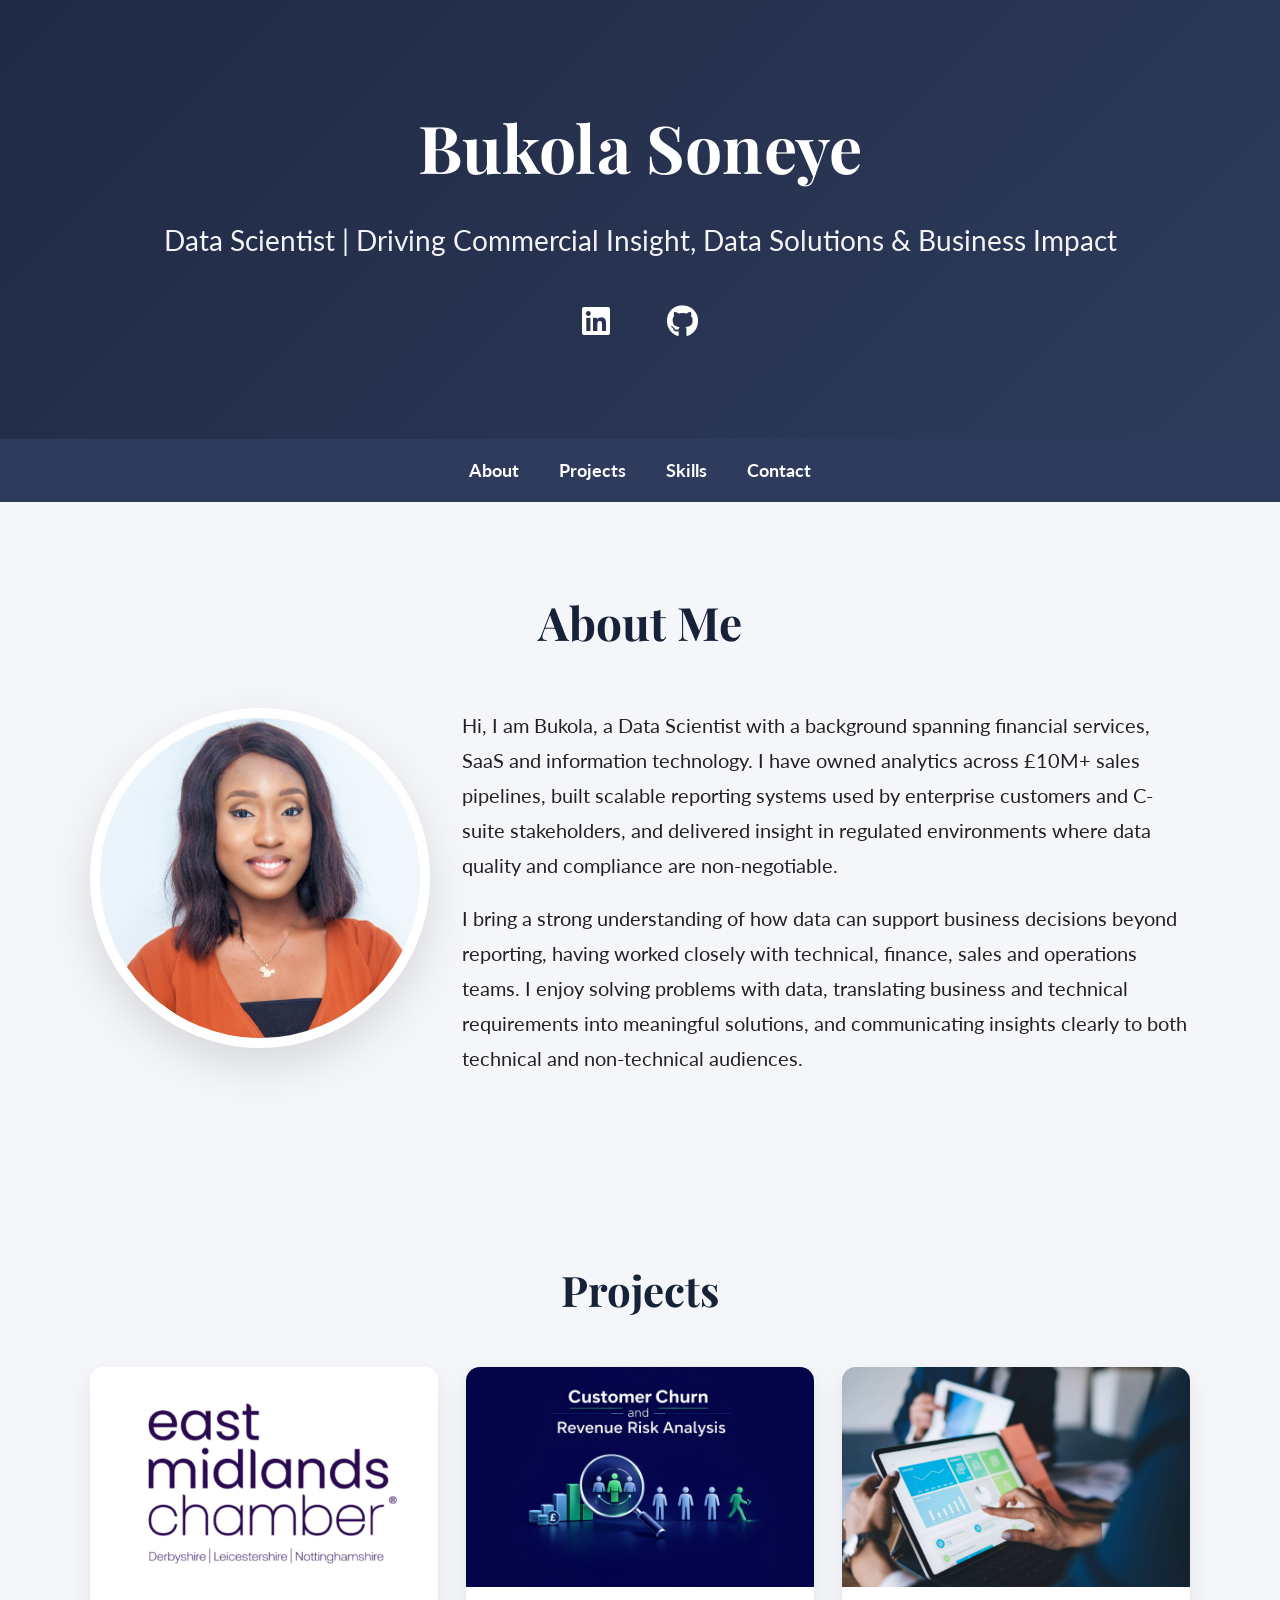
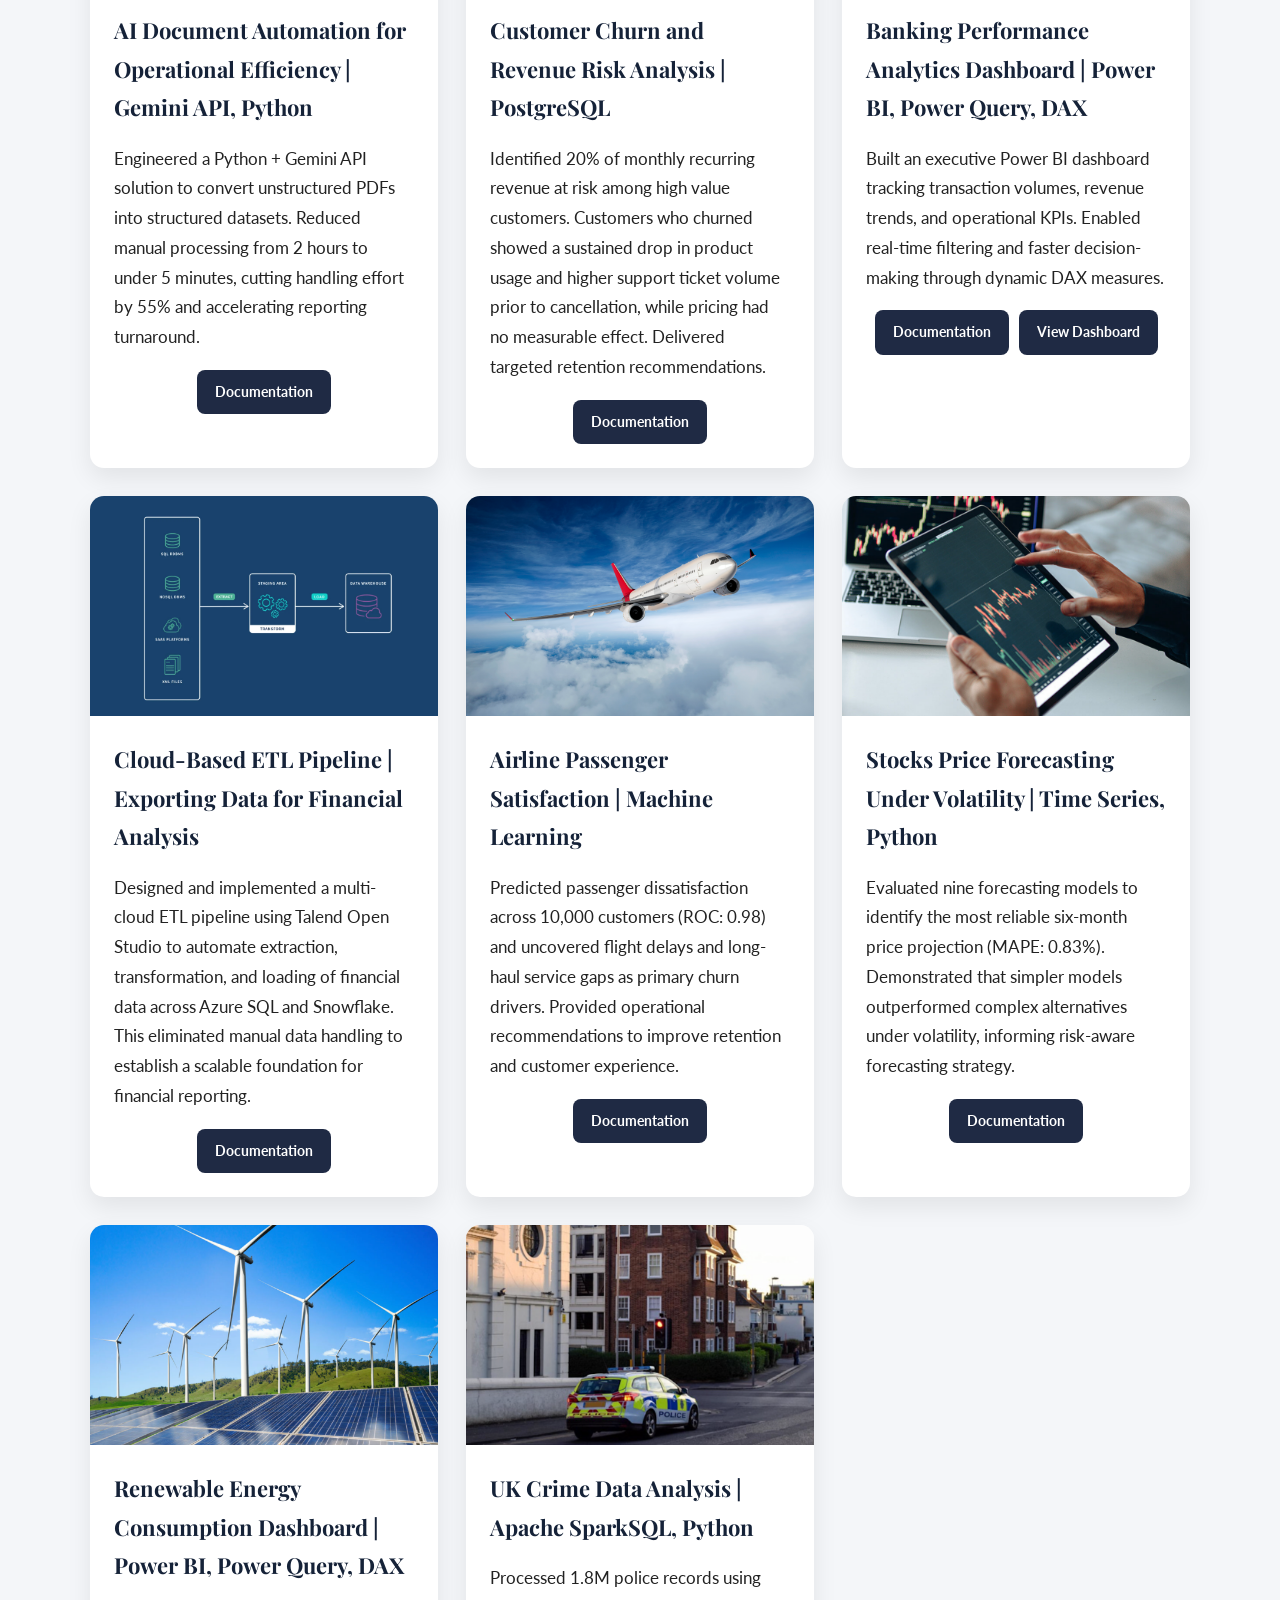
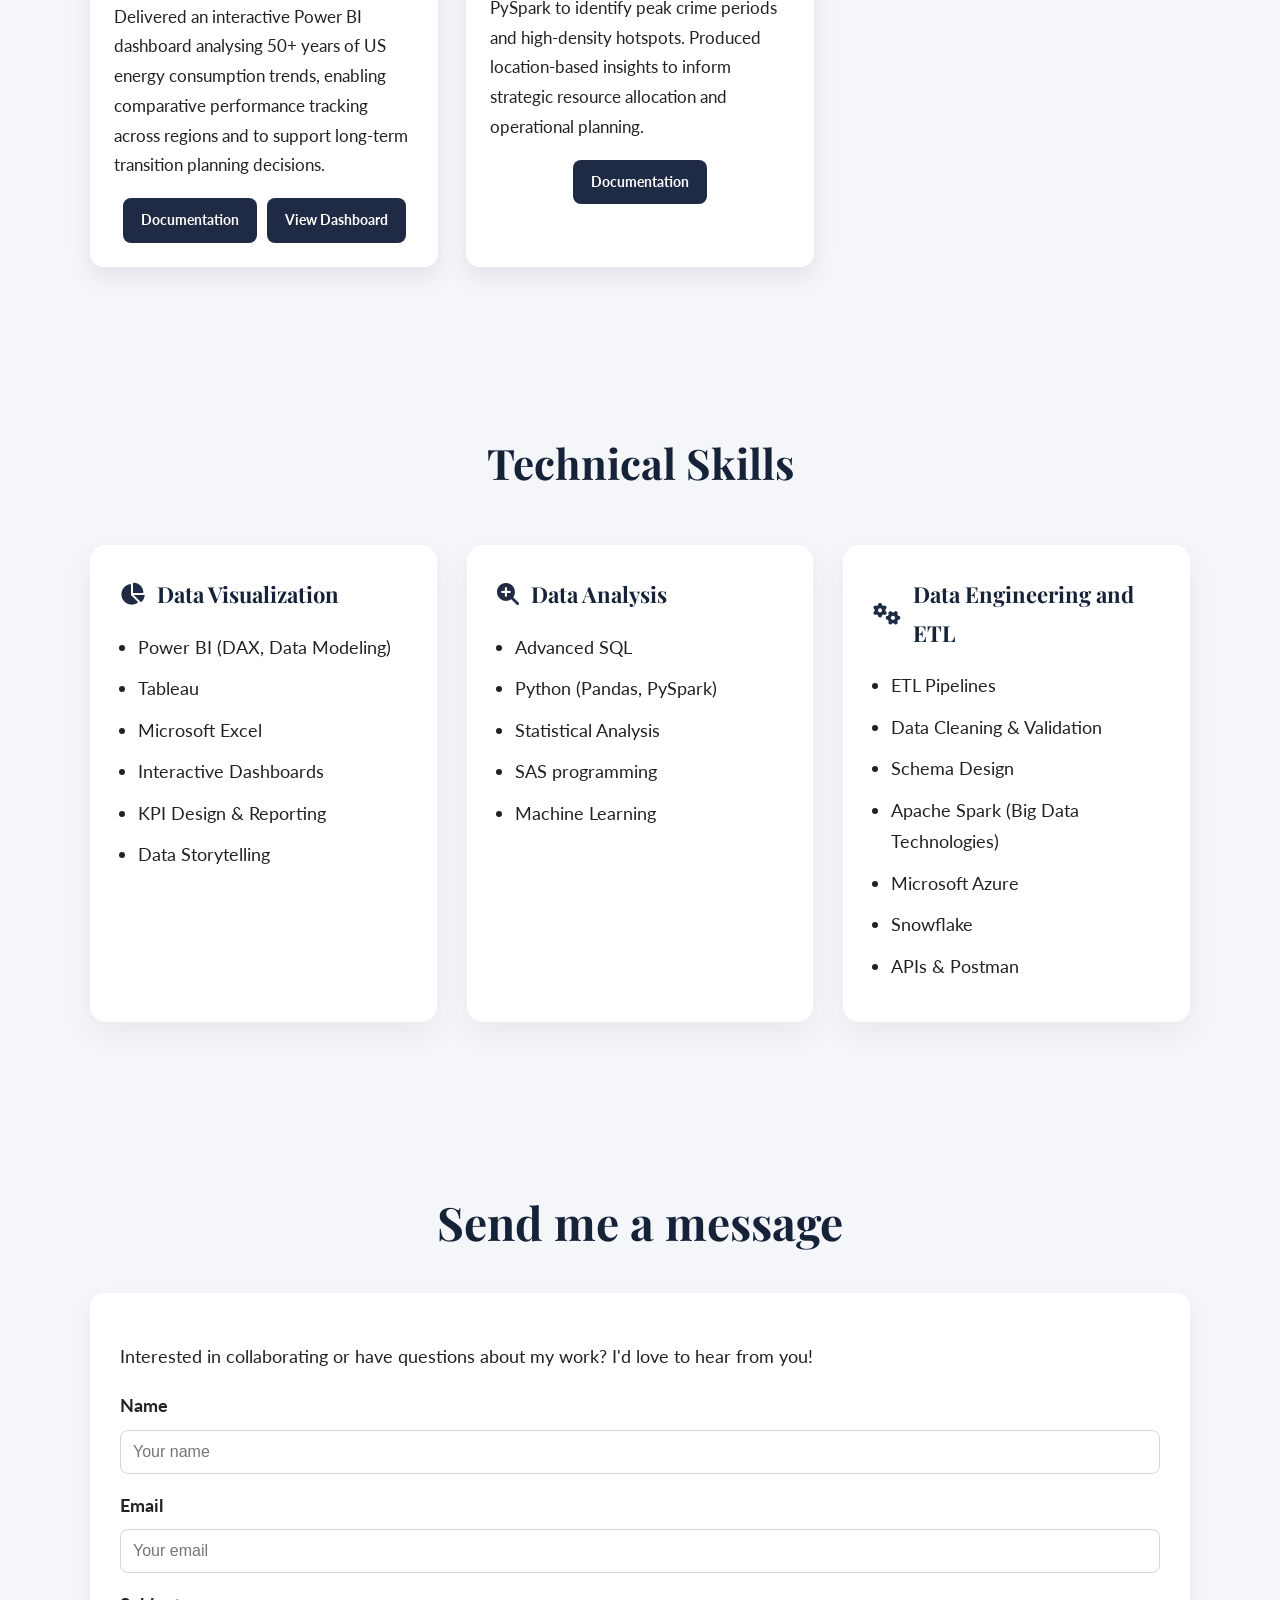
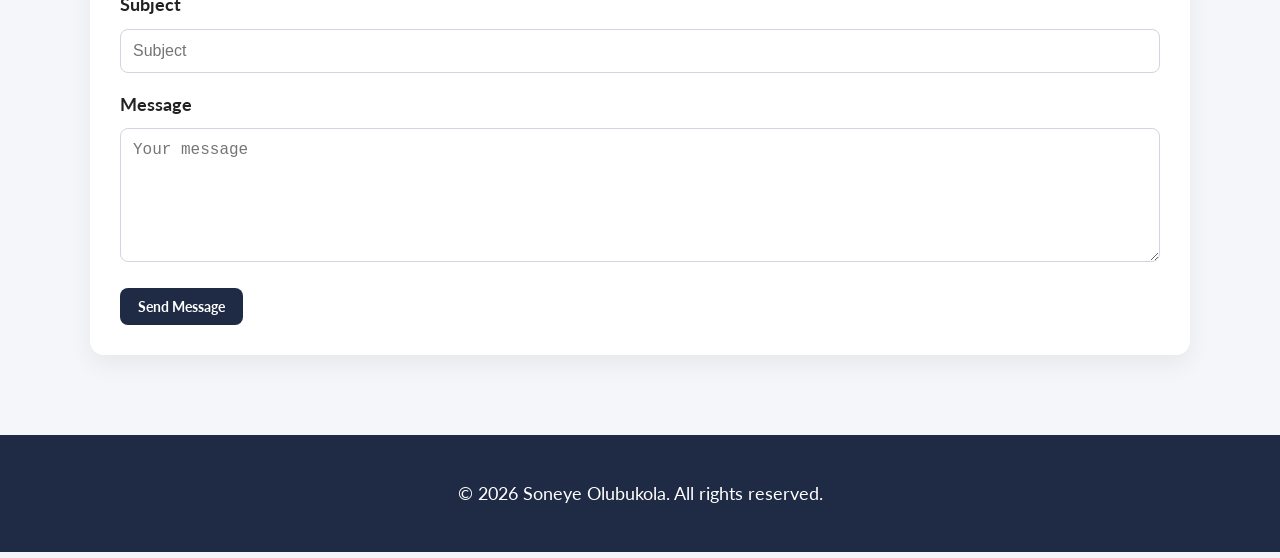
<file: index.html>
<!DOCTYPE html>
<html lang="en">
<head>
    <meta charset="UTF-8">
    <meta name="viewport" content="width=device-width, initial-scale=1.0">
    
    <title>Bukola Soneye | Data Analysis Portfolio</title>
      
    <link rel="apple-touch-icon" sizes="180x180" href="/apple-touch-icon.png">
    <link rel="icon" type="image/png" sizes="32x32" href="/favicon-32x32.png">
    <link rel="icon" type="image/png" sizes="16x16" href="/favicon-16x16.png">
    <link rel="manifest" href="/site.webmanifest">

    <!-- Google Fonts for Elegant Typography -->
    <link rel="preconnect" href="https://fonts.googleapis.com">
    <link rel="preconnect" href="https://fonts.gstatic.com" crossorigin>
    <link href="https://fonts.googleapis.com/css2?family=Lato:wght@300;400;700&family=Playfair+Display:wght@500;700&display=swap" rel="stylesheet">
    
    <!-- Font Awesome for Icons -->
    <link rel="stylesheet" href="https://cdnjs.cloudflare.com/ajax/libs/font-awesome/6.4.2/css/all.min.css">
    
    <!-- Your Stylesheet -->
    <link rel="stylesheet" href="assets/css/style.css">
</head>
<body>

<!-- HEADER SECTION -->
<header>
    <div class="container">
        <h1>Bukola Soneye</h1>
        <p>Data Scientist | Driving Commercial Insight, Data Solutions & Business Impact</p>
        <div class="social-links">
            <a href="https://www.linkedin.com/in/bukola-soneye/" target="_blank" title="LinkedIn"><i class="fab fa-linkedin"></i></a>
            <a href="https://github.com/OlubukolaSoneye" target="_blank" title="GitHub"> 
                <i class="fab fa-github"></i>
            </a>
        </div>
    </div>
</header>
        
<!-- NAVIGATION -->
<nav>
    <div class="container">
        <ul>
            <li><a href="#about">About</a></li>
            <li><a href="#projects">Projects</a></li>
            <li><a href="#skills">Skills</a></li>
            <li><a href="#contact">Contact</a></li>
        </ul>
    </div>
</nav>

<!-- ABOUT SECTION -->
<section id="about" class="section">
    <div class="container">
        <h2>About Me</h2>
        <div class="about-content">
            <img src="assets/images/d591c066-d384-431a-b3fe-d452d467dd88.JPG" alt="Bukola Soneye" class="profile-photo">
            <div class="about-text">
                <p>Hi, I am Bukola, a Data Scientist with a background spanning financial services, SaaS and information technology. I have owned analytics across £10M+ sales pipelines, built scalable reporting systems used by enterprise customers and C-suite stakeholders, and delivered insight in regulated environments where data quality and compliance are non-negotiable.</p>

                <p>I bring a strong understanding of how data can support business decisions beyond reporting, having worked closely with technical, finance, sales and operations teams. I enjoy solving problems with data, translating business and technical requirements into meaningful solutions, and communicating insights clearly to both technical and non-technical audiences.</p>
            </div>
        </div>
    </div>
</section>

<!-- PROJECTS SECTION -->
<section id="projects" class="section">
  <div class="container">
    <h2>Projects</h2>

    <div class="projects-grid">

      <!-- Card 1: AI Document Automation -->
      <div class="project-card">
        <img src="assets/images/Screenshot 2026-02-21 at 18.05.50.png" alt="AI PDF Extraction Project">
        <div class="project-card-content">
          <h3>AI Document Automation for Operational Efficiency | Gemini API, Python</h3>
          <p>Engineered a Python + Gemini API solution to convert unstructured PDFs into structured datasets. Reduced manual processing from 2 hours to under 5 minutes, cutting handling effort by 55% and accelerating reporting turnaround.</p>
          <div class="project-buttons">
            <a href="https://github.com/OlubukolaSoneye/East-Midlands-Chamber-AI-Powered-PDF-reader-Automation-Project-" class="btn">Documentation</a>
          </div>
        </div>
      </div>

      <!-- Card 2: Customer Churn and Revenue Risk Analysis -->
      <div class="project-card">
        <img src="assets/images/Customer Churn and Revenue Risk Analysis.png" alt="Customer Churn and Revenue Risk Analysis">
        <div class="project-card-content">
          <h3>Customer Churn and Revenue Risk Analysis | PostgreSQL</h3>
          <p>Identified 20% of monthly recurring revenue at risk among high value customers. Customers who churned showed a sustained drop in product usage and higher support ticket volume prior to cancellation, while pricing had no measurable effect. Delivered targeted retention recommendations.</p>
          <div class="project-buttons">
            <a href="https://github.com/OlubukolaSoneye/Revenue-Risk-and-Churn-Analysis-in-a-Subscription-Platform-PostgreSQL/blob/main/README.md" class="btn">Documentation</a>
          </div>
        </div>
      </div>

      <!-- Card 3: Banking Dashboard -->
      <div class="project-card">
        <img src="assets/images/Screenshot 2026-02-23 at 23.34.09.png" alt="Bank Performance Dashboard">
        <div class="project-card-content">
          <h3>Banking Performance Analytics Dashboard | Power BI, Power Query, DAX</h3>
          <p>Built an executive Power BI dashboard tracking transaction volumes, revenue trends, and operational KPIs. Enabled real-time filtering and faster decision-making through dynamic DAX measures.</p>
          <div class="project-buttons">
            <a href="https://github.com/OlubukolaSoneye/Bank-Performance-and-Operational-Analytics" class="btn">Documentation</a>
            <a href="https://app.powerbi.com/groups/me/reports/2e0b58a6-e735-4c45-92f4-31a6c571e1d5/d74678b5934723b76859?experience=power-bi" class="btn btn-secondary">View Dashboard</a>
          </div>
        </div>
      </div>

      <!-- Card 4: ETL Pipeline -->
      <div class="project-card">
        <img src="assets/images/Screenshot 2026-02-24 at 21.32.40.png" alt="Multi-Cloud ETL Pipeline">
        <div class="project-card-content">
          <h3>Cloud-Based ETL Pipeline | Exporting Data for Financial Analysis</h3>
          <p>Designed and implemented a multi-cloud ETL pipeline using Talend Open Studio to automate extraction, transformation, and loading of financial data across Azure SQL and Snowflake. This eliminated manual data handling to establish a scalable foundation for financial reporting.</p>
          <div class="project-buttons">
            <a href="https://github.com/OlubukolaSoneye/Designing-a-Hybrid-Cloud-ETL-Architecture-with-Talend-Azure-SQL-and-Snowflake/blob/main/README.md" class="btn">Documentation</a>
          </div>
        </div>
      </div>

      <!-- Card 5: Airline ML -->
      <div class="project-card">
        <img src="assets/images/Screenshot 2026-02-25 at 21.06.18.png" alt="Airline Passenger Satisfaction ML">
        <div class="project-card-content">
          <h3>Airline Passenger Satisfaction | Machine Learning</h3>
          <p>Predicted passenger dissatisfaction across 10,000 customers (ROC: 0.98) and uncovered flight delays and long-haul service gaps as primary churn drivers. Provided operational recommendations to improve retention and customer experience.</p>
          <div class="project-buttons">
            <a href="https://github.com/OlubukolaSoneye/Airline-Passenger-Satisfaction-Using-Machine-Learning" class="btn">Documentation</a>
          </div>
        </div>
      </div>

      <!-- Card 6: Stock Forecasting -->
      <div class="project-card">
        <img src="assets/images/Screenshot 2026-02-24 at 01.02.32.png" alt="NVIDIA Stock Price Forecasting">
        <div class="project-card-content">
          <h3>Stocks Price Forecasting Under Volatility | Time Series, Python</h3>
          <p>Evaluated nine forecasting models to identify the most reliable six-month price projection (MAPE: 0.83%). Demonstrated that simpler models outperformed complex alternatives under volatility, informing risk-aware forecasting strategy.</p>
          <div class="project-buttons">
            <a href="https://github.com/OlubukolaSoneye/-NVIDIA-Stock-Price-Forecasting-ARIMA-Time-Series-Analysis-Python-" class="btn">Documentation</a>
          </div>
        </div>
      </div>

      <!-- Card 7: Renewable Energy -->
      <div class="project-card">
        <img src="assets/images/Screenshot 2026-02-21 at 18.12.53.png" alt="Renewable Energy Consumption Dashboard">
        <div class="project-card-content">
          <h3>Renewable Energy Consumption Dashboard | Power BI, Power Query, DAX</h3>
          <p>Delivered an interactive Power BI dashboard analysing 50+ years of US energy consumption trends, enabling comparative performance tracking across regions and to support long-term transition planning decisions.</p>
          <div class="project-buttons">
            <a href="https://github.com/OlubukolaSoneye/Renewable-Energy-Consumption-Trends" class="btn">Documentation</a>
            <a href="https://app.powerbi.com/groups/me/reports/e6e6151f-b33c-42bd-b886-d4f8dc4122af/dbe1b43f1b5a9fa3b247?experience=power-bi" class="btn btn-secondary">View Dashboard</a>
          </div>
        </div>
      </div>

      <!-- Card 8: UK Crime -->
      <div class="project-card">
        <img src="assets/images/Screenshot 2026-02-21 at 18.04.36.png" alt="UK Crime Data Analysis">
        <div class="project-card-content">
          <h3>UK Crime Data Analysis | Apache SparkSQL, Python</h3>
          <p>Processed 1.8M police records using PySpark to identify peak crime periods and high-density hotspots. Produced location-based insights to inform strategic resource allocation and operational planning.</p>
          <div class="project-buttons">
            <a href="https://github.com/OlubukolaSoneye/United-Kingdom-Crime-Data-Analysis-using-Apache-Spark" class="btn">Documentation</a>
          </div>
        </div>
      </div>

    </div>
  </div>
</section>
    
<!-- SKILLS SECTION -->
<section id="skills" class="section">
    <div class="container">
        <h2>Technical Skills</h2>
        <div class="skills-table">
            
            <!-- Data Visualization -->
            <div class="skill-column">
                <div class="skill-header">
                    <i class="fas fa-chart-pie"></i>
                    <h3>Data Visualization</h3>
                </div>
                <ul class="skill-list">
                    <li>Power BI (DAX, Data Modeling)</li>
                    <li>Tableau</li>
                    <li>Microsoft Excel</li>
                    <li>Interactive Dashboards</li>
                    <li>KPI Design & Reporting</li>
                    <li>Data Storytelling</li>
                </ul>
            </div>

            <!-- Data Analysis -->
            <div class="skill-column">
                <div class="skill-header">
                    <i class="fas fa-search-plus"></i>
                    <h3>Data Analysis</h3>
                </div>
                <ul class="skill-list">
                    <li>Advanced SQL</li>
                    <li>Python (Pandas, PySpark)</li>
                    <li>Statistical Analysis</li>
                    <li>SAS programming</li>
                    <li>Machine Learning</li>
                </ul>
            </div>

            <!-- Data Engineering and ETL -->
            <div class="skill-column">
                <div class="skill-header">
                    <i class="fas fa-cogs"></i>
                    <h3>Data Engineering and ETL</h3>
                </div>
                <ul class="skill-list">
                    <li>ETL Pipelines</li>
                    <li>Data Cleaning & Validation</li>
                    <li>Schema Design</li>
                    <li>Apache Spark (Big Data Technologies)</li>
                    <li>Microsoft Azure</li>
                    <li>Snowflake</li>
                    <li>APIs & Postman</li>
                </ul>
            </div>

        </div>
    </div>
</section>

<!-- CONTACT FORM SECTION -->
<section id="contact" class="section">
    <div class="container">
        <h2>Send me a message</h2>
        
        <form action="https://formsubmit.co/soneye.bukola@gmail.com" method="POST" class="contact-form">
            <p>Interested in collaborating or have questions about my work? I'd love to hear from you!</p>

            <div class="form-group">
                <label for="name">Name</label>
                <input type="text" name="name" id="name" placeholder="Your name" required>
            </div>
            <div class="form-group">
                <label for="email">Email</label>
                <input type="email" name="email" id="email" placeholder="Your email" required>
            </div>
            <div class="form-group">
                <label for="subject">Subject</label>
                <input type="text" name="subject" id="subject" placeholder="Subject" required>
            </div>
            <div class="form-group">
                <label for="message">Message</label>
                <textarea name="message" id="message" rows="6" placeholder="Your message" required></textarea>
            </div>
            
            <button type="submit" class="btn">Send Message</button>
        </form>
    </div>
</section>

<!-- FOOTER -->
<footer>
    <div class="container">
        <p>&copy; 2026 Soneye Olubukola. All rights reserved.</p>
    </div>
</footer>

</body>
</html>
</file>
<file: assets/css/style.css>
/* ===== RESET / BASE ===== */
* { box-sizing: border-box; }

body {
  margin: 0;
  font-family: 'Lato', sans-serif;
  background-color: #f4f6f9;
  color: #222;
  line-height: 1.75;
  font-size: 18px;              /* bigger text */
}

h1, h2, h3 {
  font-family: 'Playfair Display', serif;
  margin: 0 0 12px;
  color: #152238;
}

.container {
  width: min(1100px, 92%);
  margin: 0 auto;
}

.section {
  padding: 80px 0;
}

/* ===== HEADER ===== */
header {
  background: linear-gradient(135deg, #1f2a44, #2e3b5c);
  color: white;
  text-align: center;
  padding: 90px 20px;
}

header h1 {
  font-size: 66px;              /* bigger */
  letter-spacing: 0.2px;
  margin-bottom: 10px;
  color: white;
}

header p {
  font-size: 28px;              /* bigger */
  margin: 0;
  opacity: 0.95;
}

.social-links {
  margin-top: 28px;
}

.social-links a {
  color: white;
  margin: 0 26px;
  font-size: 32px;
  transition: opacity 0.2s ease, transform 0.2s ease;
}

.social-links a:hover {
  opacity: 0.75;
  transform: scale(1.1);
}

/* ===== NAV ===== */
nav {
  background-color: #2e3b5c;
}

nav ul {
  list-style: none;
  margin: 0;
  padding: 16px 0;
  display: flex;
  justify-content: center;
  gap: 40px;
}

nav a {
  color: white;
  text-decoration: none;
  font-weight: 700;
  font-size: 18px;              /* bigger */
}

nav a:hover {
  text-decoration: underline;
}

/* ===== ABOUT ===== */
/* This uses YOUR exact HTML: <div class="about-content"><img class="profile-photo"> <div class="about-text">... */
#about h2 {
  font-size: 46px;              /* bigger heading */
  text-align: center;
  margin-bottom: 45px;
}

.about-content {
    display: flex;
    align-items: flex-start;
    gap: 2rem;
}

/* IMPORTANT: circle + no head cut */
.profile-photo {
  width: 340px;
  height: 340px;
  border-radius: 50%;
  object-fit: cover;

  /* Move crop DOWN so head stays visible (tweak if needed) */
  object-position: 50% 18%;

  border: 10px solid #fff;
  box-shadow: 0 18px 45px rgba(0,0,0,0.12);
  flex: 0 0 auto;
}

.about-text {
  flex: 1;
}

.about-text p {
  font-size: 20px;              /* bigger paragraphs */
  margin: 0 0 18px;
}

/* ================= PROJECTS ================= */

#projects h2 {
  text-align: center;
  font-size: 42px;
  margin-bottom: 40px;
}

.projects-grid {
  display: grid;
  grid-template-columns: repeat(3, 1fr);
  gap: 28px;
  justify-items: center;
}

.project-card {
  background: #fff;
  border-radius: 14px;
  overflow: hidden;
  box-shadow: 0 10px 25px rgba(0,0,0,0.08);
  transition: transform 0.25s ease;
}

.project-card:hover {
  transform: translateY(-6px);
}

.project-card img {
  width: 100%;
  height: 220px;
  object-fit: cover;
  display: block;
}

.project-card-content {
  padding: 24px;
}

.project-card-content h3 {
  font-size: 22px;
  margin-bottom: 12px;
}

.project-card-content p {
  font-size: 17px;
  margin-bottom: 18px;
}

.project-buttons {
  display: flex;
  gap: 10px;
}

@media (max-width: 768px) {
  .projects-grid {
    grid-template-columns: 1fr;
  }

  .project-card-content h3 {
    font-size: 18px;
  }

  .project-card-content p {
    font-size: 15px;
  }

  .project-buttons a {
    text-align: center;
  }
}

/* ================= SKILLS SECTION ================= */

#skills h2 {
  text-align: center;
  font-size: 42px;
  margin-bottom: 45px;
}

/* Grid layout */
.skills-table {
  display: grid;
  grid-template-columns: repeat(auto-fit, minmax(300px, 1fr));
  gap: 30px;
}

/* Individual skill card */
.skill-column {
  background: #ffffff;
  padding: 30px;
  border-radius: 16px;
  box-shadow: 0 12px 30px rgba(0,0,0,0.06);
  transition: transform 0.2s ease;
}

.skill-column:hover {
  transform: translateY(-5px);
}

/* Icon + title */
.skill-header {
  display: flex;
  align-items: center;
  gap: 12px;
  margin-bottom: 18px;
}

.skill-header i {
  font-size: 22px;
  color: #1f2a44;
}

.skill-column h3 {
  font-size: 22px;
  margin: 0;
}

/* Skill list */
.skill-list {
  padding-left: 18px;
  margin: 0;
}

.skill-list li {
  margin: 10px 0;
  font-size: 18px;
}

/* ===== CONTACT ===== */
#contact h2 {
  font-size: 46px;
  text-align: center;
  margin-bottom: 30px;
}

.contact-form {
  background: white;
  padding: 30px;
  border-radius: 14px;
  box-shadow: 0 10px 24px rgba(0,0,0,0.06);
}

.contact-form p {
  font-size: 18px;
}

.form-group {
  margin-bottom: 16px;
}

label {
  display: block;
  font-weight: 700;
  margin-bottom: 8px;
}

input, textarea {
  width: 100%;
  padding: 12px;
  border-radius: 8px;
  border: 1px solid #cfd6df;
  font-size: 16px;
}

/* ===== FOOTER ===== */
footer {
  background-color: #1f2a44;
  color: white;
  text-align: center;
  padding: 25px;
}

/* ===== MOBILE ===== */
@media (max-width: 900px) {
  header h1 { font-size: 42px; }
  header p { font-size: 18px; }

  #about h2, #projects h2, #skills h2, #contact h2 {
    font-size: 36px;
  }

  .about-content {
    flex-direction: column;
    text-align: center;
  }

  .profile-photo {
    width: 300px;
    height: 300px;
    object-position: 50% 15%;
  }

  .about-text p {
    font-size: 18px;
  }
}

/* ===== BUTTONS ===== */
.btn {
  display: inline-flex;
  align-items: center;
  justify-content: center;
  padding: 10px 18px;
  background-color: #1f2a44;
  color: #ffffff;
  text-decoration: none;
  border-radius: 8px;
  font-size: 14px;
  font-weight: 700;
  font-family: 'Lato', sans-serif;
  transition: background-color 0.2s ease, transform 0.2s ease;
  border: none;
  cursor: pointer;
  white-space: nowrap;
}

.btn:hover {
  background-color: #2e3b5c;
  transform: translateY(-2px);
}

.btn-secondary {
  background-color: #1f2a44;
  color: #ffffff;
  border: none;
}

.btn-secondary:hover {
  background-color: #2e3b5c;
}

.project-buttons {
  display: flex;
  flex-direction: row !important;
  gap: 10px;
  align-items: center;
  justify-content: center;
  flex-wrap: nowrap;
}
</file>
